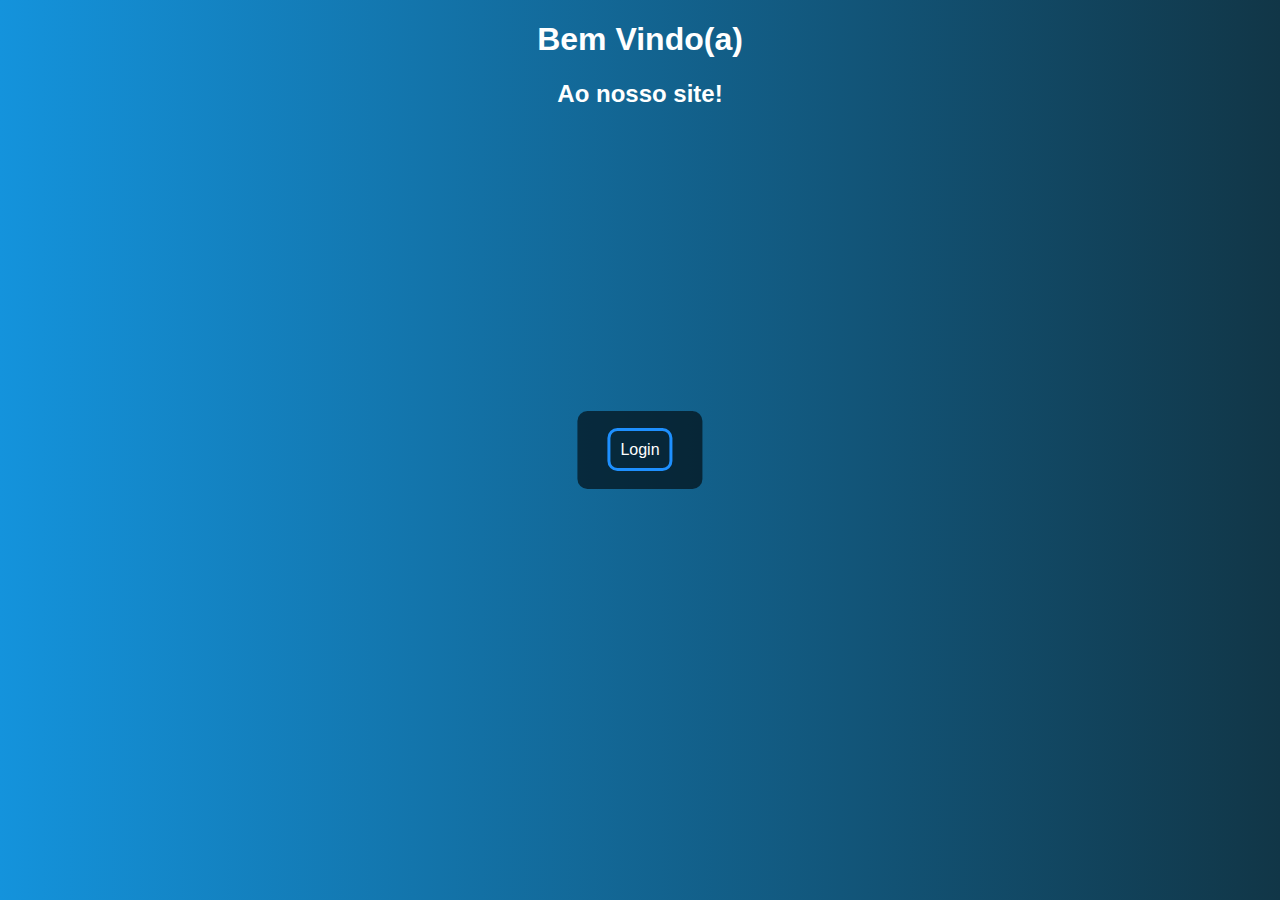
<file: index.html>
<!DOCTYPE html>
<html lang="pt-br">
<head>
    <meta charset="UTF-8">
    <meta http-equiv="X-UA-Compatible" content="IE=edge">
    <meta name="viewport" content="width=device-width, initial-scale=1.0">
    <title>Bem Vindo(a)</title>
    <style>
        body{
            font-family: Arial, Helvetica, sans-serif;
            background: linear-gradient(to right, rgb(20, 147, 220), rgb(17, 54, 71));
            text-align: center;
            color: white;
        }
        .box{
            position: absolute;
            top: 50%;
            left: 50%;
            transform: translate(-50%,-50%);
            background-color: rgba(0, 0, 0, 0.6);
            padding: 30px;
            border-radius: 10px;
        }
        a{
            text-decoration: none;
            color: white;
            border: 3px solid dodgerblue;
            border-radius: 10px;
            padding: 10px;
        }
        a:hover{
            background-color: dodgerblue;
        }
    </style>
</head>
<body>
    <h1>Bem Vindo(a)</h1>
    <h2>Ao nosso site!</h2>
    <div class="box">
        <a href="./login.php">Login</a>
    </div>
</body>
</html>
</file>
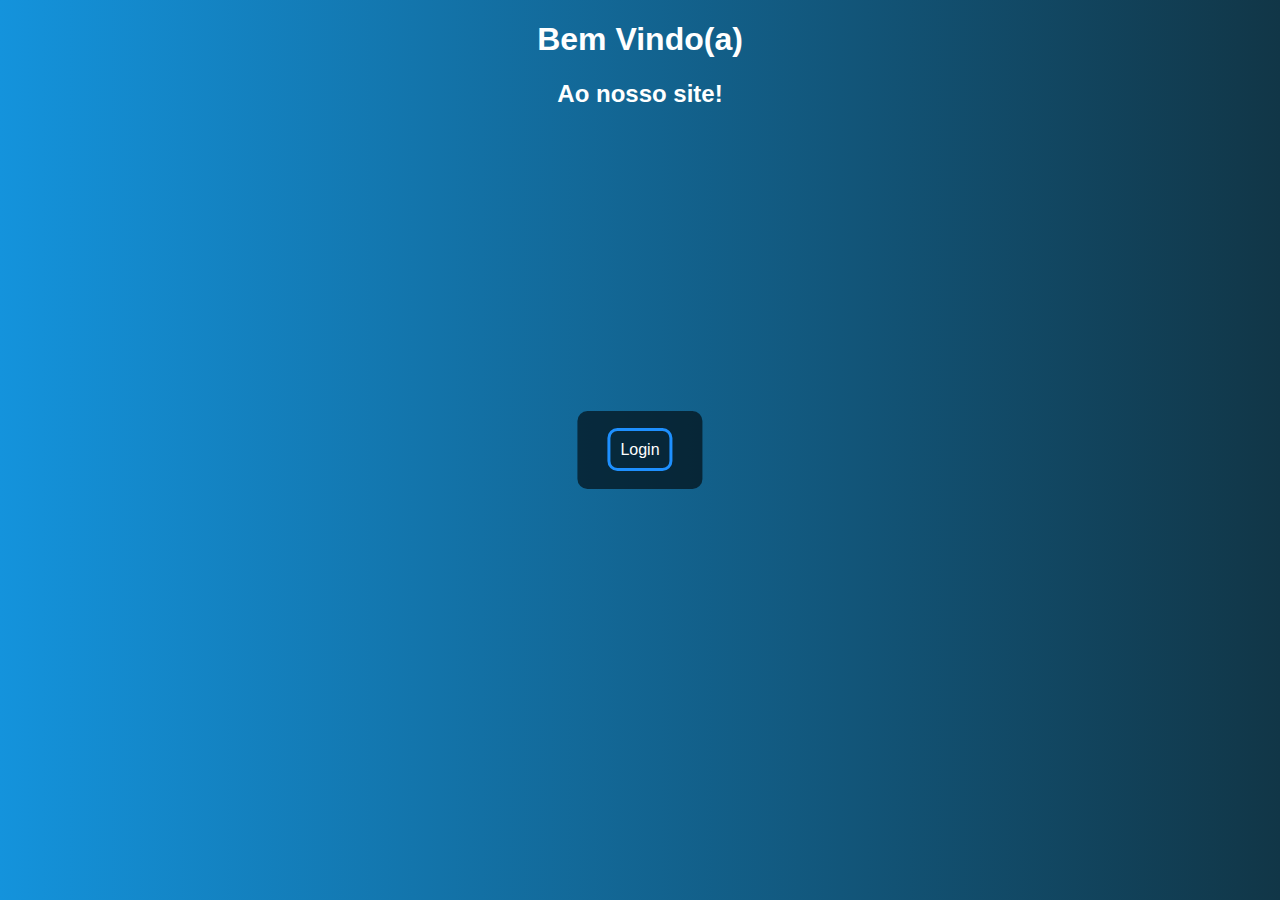
<file: site/index.html>
<!DOCTYPE html>
<html lang="pt-br">
<head>
    <meta charset="UTF-8">
    <meta http-equiv="X-UA-Compatible" content="IE=edge">
    <meta name="viewport" content="width=device-width, initial-scale=1.0">
    <title>Bem Vindo(a)</title>
    <style>
        body{
            font-family: Arial, Helvetica, sans-serif;
            background: linear-gradient(to right, rgb(20, 147, 220), rgb(17, 54, 71));
            text-align: center;
            color: white;
        }
        .box{
            position: absolute;
            top: 50%;
            left: 50%;
            transform: translate(-50%,-50%);
            background-color: rgba(0, 0, 0, 0.6);
            padding: 30px;
            border-radius: 10px;
        }
        a{
            text-decoration: none;
            color: white;
            border: 3px solid dodgerblue;
            border-radius: 10px;
            padding: 10px;
        }
        a:hover{
            background-color: dodgerblue;
        }
    </style>
</head>
<body>
    <h1>Bem Vindo(a)</h1>
    <h2>Ao nosso site!</h2>
    <div class="box">
        <a href="login.php">Login</a>
    </div>
</body>
</html>
</file>
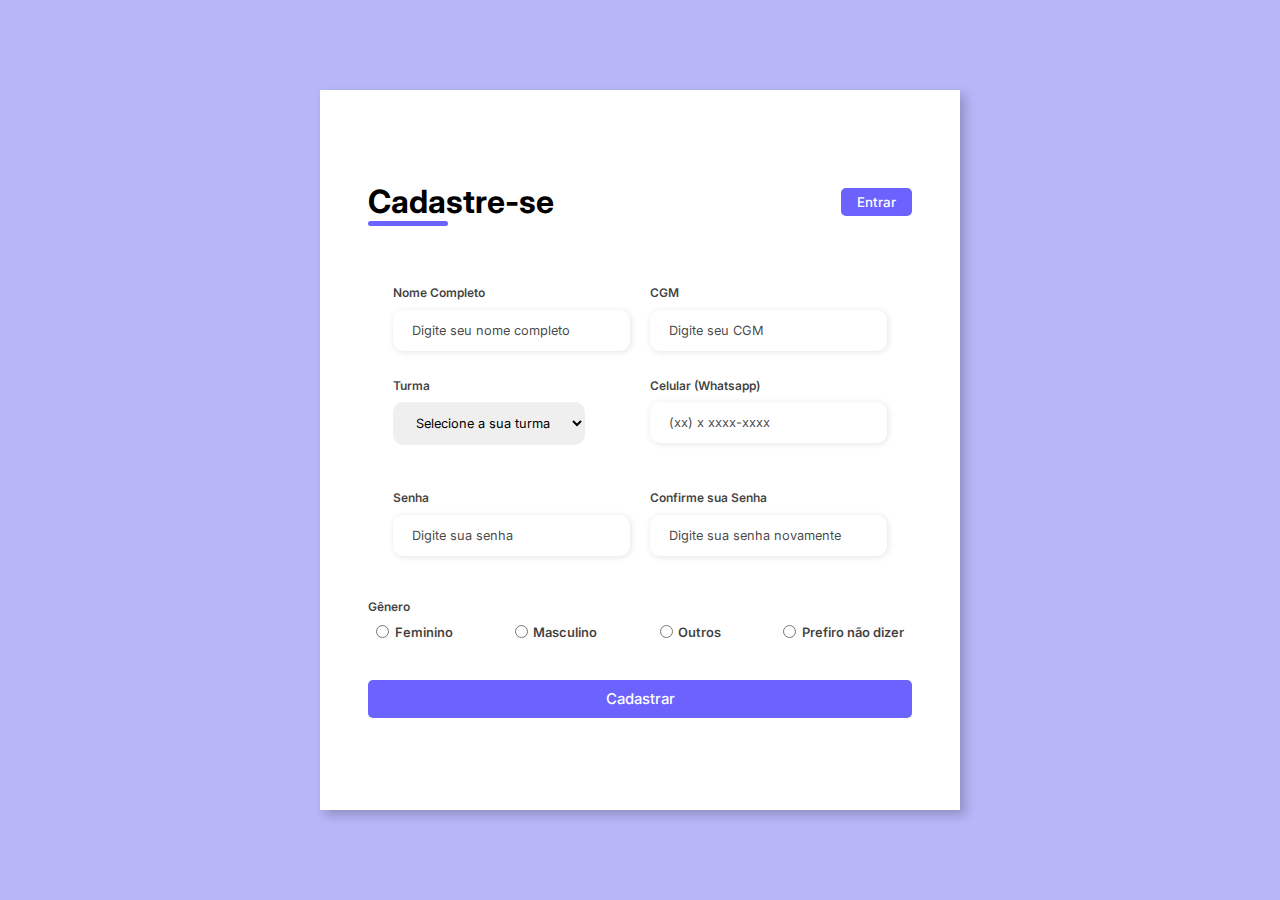
<file: register.html>
<!DOCTYPE html>
<html lang="pt-br">

<head>
    <meta charset="UTF-8">
    <meta http-equiv="X-UA-Compatible" content="IE=edge">
    <meta name="viewport" content="width=device-width, initial-scale=1.0">
    <link rel="stylesheet" href="assets/css/style.css">
    <link rel="apple-touch-icon" sizes="180x180" href="Favicon/apple-touch-icon.png">
    <link rel="icon" type="image/png" sizes="32x32" href="Favicon/favicon-32x32.png">
    <link rel="icon" type="image/png" sizes="16x16" href="Favicon/favicon-16x16.png">
    <link rel="manifest" href="Favicon/site.webmanifest">  
    <title>Formulário</title>
</head>

<body>
    <div class="container">
        <div class="form-image">
            <img src="assets/img/undraw_shopping_re_hdd9.svg" alt="">
        </div>
        <div class="form">
            <form action="#">
                <div class="form-header">
                    <div class="title">
                        <h1>Cadastre-se</h1>
                    </div>
                    <div class="login-button">
                        <button><a href="Login/index.html">Entrar</a></button>
                    </div>
                </div>

                <div class="input-group">
                    <div class="input-box">
                        <label for="name">Nome Completo</label>
                        <input id="name" type="text" name="name" placeholder="Digite seu nome completo" required>
                    </div>

                    <div class="input-box">
                        <label for="cgm">CGM</label>
                        <input id="cgm" type="text" name="cgm" placeholder="Digite seu CGM" required>
                    </div>
                    <div class="input-box">
                        <label for="class">Turma</label>
                    <div class="select">
                        <select name="Turma" id="turma"><option selected disabled>Selecione a sua turma</option>
                            <option value="6ano">6º</option>
                            <option value="7ano">7º</option>
                            <option value="8ano">8º</option>
                            <option value="9ano">9º</option>
                            <option value="9ano">1º</option>
                            <option value="9ano">2º</option>
                            <option value="9ano">3º</option>
                        </select>
                    </div>
                </div>

                    <div class="input-box">
                        <label for="number">Celular (Whatsapp)</label>
                        <input id="number" type="tel" name="number" placeholder="(xx) x xxxx-xxxx" required>
                    </div>

                    <div class="input-box">
                        <label for="password">Senha</label>
                        <input id="password" type="password" name="password" placeholder="Digite sua senha" required>
                    </div>


                    <div class="input-box">
                        <label for="confirmPassword">Confirme sua Senha</label>
                        <input id="confirmPassword" type="password" name="confirmPassword" placeholder="Digite sua senha novamente" required>
                    </div>

                </div>

                <div class="gender-inputs">
                    <div class="gender-title">
                        <h6>Gênero</h6>
                    </div>

                    <div class="gender-group">
                        <div class="gender-input">
                            <input id="female" type="radio" name="gender">
                            <label for="female">Feminino</label>
                        </div>

                        <div class="gender-input">
                            <input id="male" type="radio" name="gender">
                            <label for="male">Masculino</label>
                        </div>

                        <div class="gender-input">
                            <input id="others" type="radio" name="gender">
                            <label for="others">Outros</label>
                        </div>

                        <div class="gender-input">
                            <input id="none" type="radio" name="gender">
                            <label for="none">Prefiro não dizer</label>
                        </div>
                    </div>
                </div>
                
                <button class="continue-button"><a href="">Cadastrar</a></button>
                <span id="pagina"></span>
            </form>
        </div>
    </div>
    <script src="assets/js/main.js"></script>
</body>

</html>
</file>
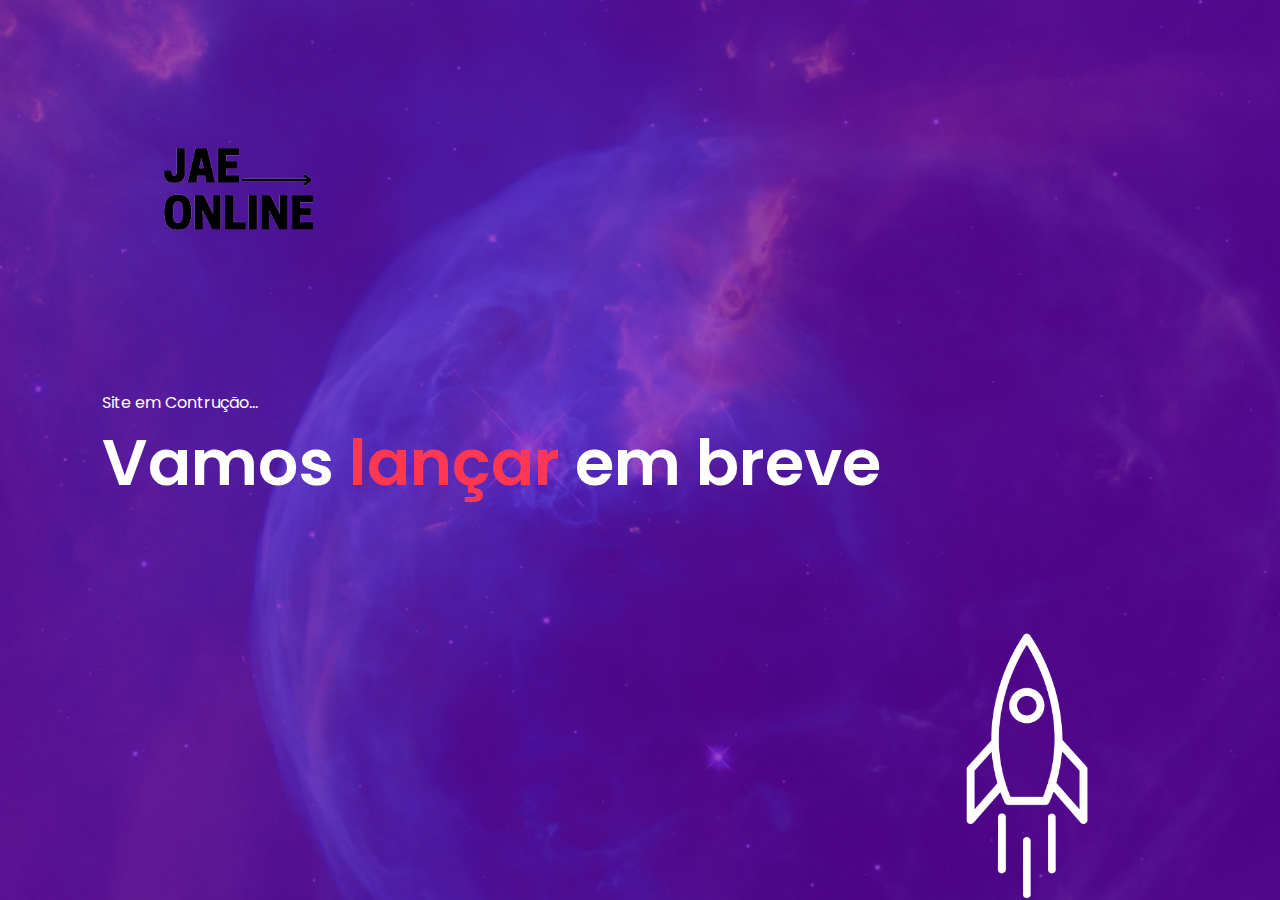
<file: embreve/embreve.html>
<!DOCTYPE html>
<html lang="pt-br">
<head>
    <meta charset="UTF-8">
    <meta http-equiv="X-UA-Compatible" content="IE=edge">
    <meta name="viewport" content="width=device-width, initial-scale=1.0">
    <link rel="apple-touch-icon" sizes="180x180" href="../favicon/apple-touch-icon.png">
    <link rel="icon" type="image/png" sizes="32x32" href="../favicon/favicon-32x32.png">
    <link rel="icon" type="image/png" sizes="16x16" href="../favicon/favicon-16x16.png">
    <link rel="manifest" href="../favicon/site.webmanifest">
    <link rel="stylesheet" href="../css/styleE.css">
    <title>Em Breve...</title>
</head>
<body>
    <div class="container">
        <img src="../img/logo.png"class="logo">

        <div class="content">
            <p>Site em Contrução...</p>
            <h1>Vamos <span>lançar</span> em breve</h1>

        </div>
        <img src="../img/rocket.png" class="rocket">
    </div>
</body>
</html>
</file>
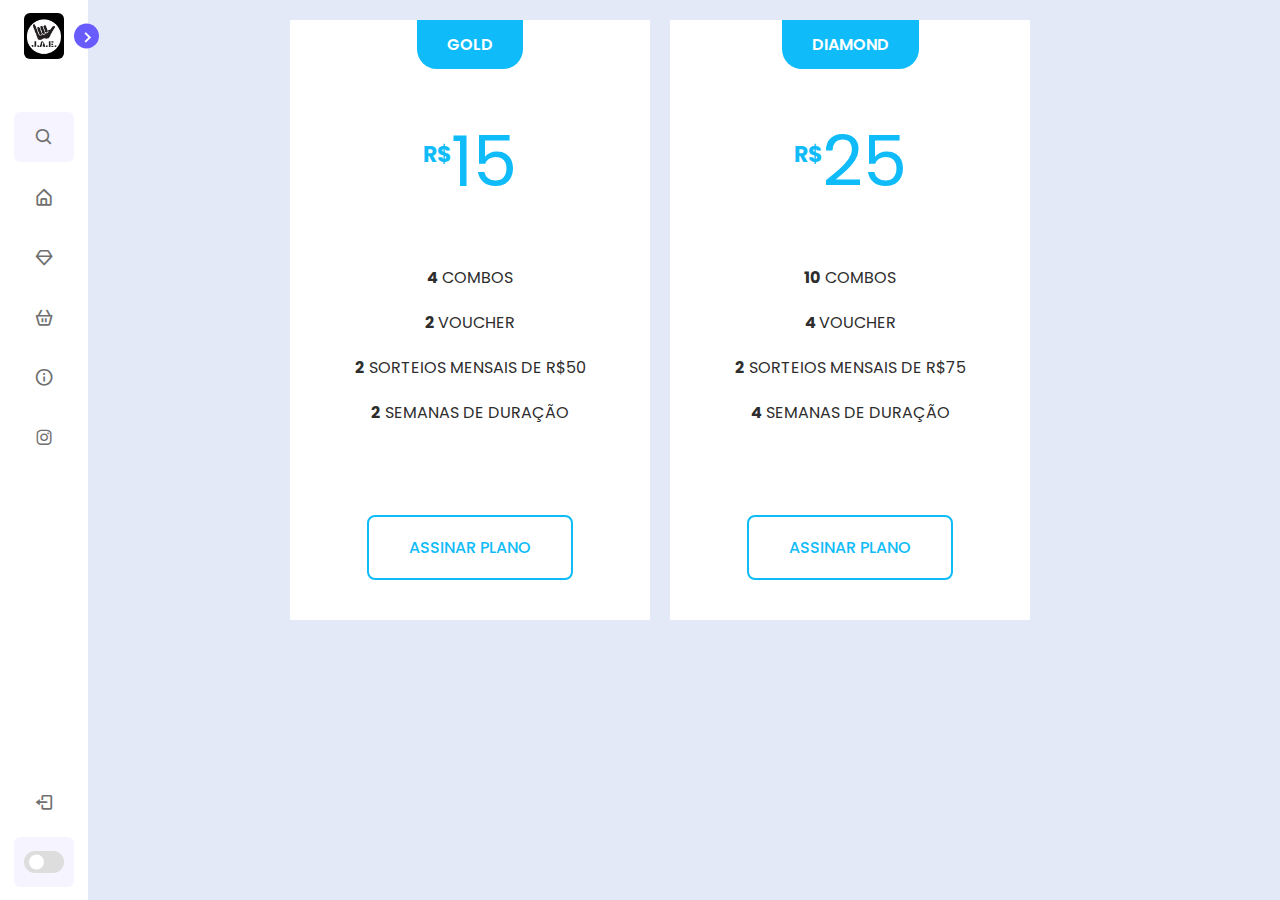
<file: planos/planos.html>
<!DOCTYPE html>
  <!-- Coding by CodingLab | www.codinglabweb.com -->
<html lang="pt-br">
<head>
    <meta charset="UTF-8">
    <meta http-equiv="X-UA-Compatible" content="IE=edge">
    <meta name="viewport" content="width=device-width, initial-scale= 1.0">
    <link rel="apple-touch-icon" sizes="180x180" href="../favicon/apple-touch-icon.png">
    <link rel="icon" type="image/png" sizes="32x32" href="../favicon/favicon-32x32.png">
    <link rel="icon" type="image/png" sizes="16x16" href="../favicon/favicon-16x16.png">
    <link rel="manifest" href="../favicon/site.webmanifest">  
    
    <!----======== CSS ======== -->
    <link rel="stylesheet" href="../css/styleP.css">
    
    <!----===== Boxicons CSS ===== -->
    <link href='https://unpkg.com/boxicons@2.1.1/css/boxicons.min.css' rel='stylesheet'>
    <title>Planos J.A.E</title>

</head>
<body>
    <nav class="sidebar close">
        <header>
            <div class="image-text">
                <span class="image">
                    <img src="../img/logoJae.jpeg" alt="Logo">
                </span>

                <div class="text logo-text">
                    <span class="name">J.A.E</span>
                    <span class="profession">Grêmio Estudantil</span>
                </div>
            </div>

            <i class='bx bx-chevron-right toggle'></i>
        </header>

        <div class="menu-bar">
            <div class="menu">

                <li class="search-box">
                    <i class='bx bx-search icon'></i>
                    <input type="text" placeholder="Search...">
                </li>

                <ul class="menu-links">
                    <li class="nav-link">
                        <a href="../sistema/sistema.php">
                            <i class='bx bx-home-alt icon' ></i>
                            <span class="text nav-text">Menu</span>
                        </a>
                    </li>

                    <li class="nav-link">
                        <a href="#">
                            <i class='bx bx-diamond icon' ></i>
                            <span class="text nav-text">Planos</span>
                        </a>
                    </li>

                    <li class="nav-link">
                        <a href="../resgate/resgatar.php">
                          <i class='bx bx-basket icon'></i>
                            <span class="text nav-text">Resgatar Combos</span>
                        </a>
                    </li>

                    <li class="nav-link">
                        <a href="../embreve/embreve.html">
                            <i class='bx bx-info-circle icon' ></i>
                            <span class="text nav-text">Sobre Nós</span>
                        </a>
                    </li>

                    <li class="nav-link">
                        <a href="https://www.instagram.com/jae.brb/">
                            <i class='bx bxl-instagram icon'></i>
                            <span class="text nav-text">Nosso Instagram</span>
                        </a>
                    </li>

                </ul>
            </div>

            <div class="bottom-content">
                <li class="">
                    <a href="../sair/sair.php">
                        <i class='bx bx-log-out icon' ></i>
                        <span class="text nav-text">Logout</span>
                    </a>
                </li>

                <li class="mode">
                    <div class="sun-moon">
                        <i class='bx bx-moon icon moon'></i>
                        <i class='bx bx-sun icon sun'></i>
                    </div>
                    <span class="mode-text text">Dark mode</span>

                    <div class="toggle-switch">
                        <span class="switch"></span>
                    </div>
                </li>
                
            </div>
        </div>

    </nav>



    <div class="pricing-table">
      <div class="pricing-card">
        <h3 class="pricing-card-header">gold</h3>
        <div class="price"><sup>R$</sup>15<span></span></div>
        <ul>
          <li><strong>4</strong> combos</li>
          <li><strong>2 </strong> voucher</li>
          <li><strong>2</strong> Sorteios mensais de R$50</li>
          <li><strong>2</strong> semanas de duração</li>
        </ul>
        <a href="#" class="order-btn">Assinar Plano</a>
      </div>
  
      <div class="pricing-card">
        <h3 class="pricing-card-header">diamond</h3>
        <div class="price"><sup>R$</sup>25<span></span></div>
        <ul>
          <li><strong>10</strong> combos</li>
          <li><strong>4 </strong> voucher</li>
          <li><strong> 2</strong> Sorteios mensais de R$75</li>
          <li><strong>4</strong> semanas de duração</li>
        </ul>
        <a href="#" class="order-btn">Assinar Plano</a>
      </div>
    </div>
    <script src="../js/main.js"></script>
</body>
</html>
</file>
<file: assets/css/style.css>
@import url('https://fonts.googleapis.com/css2?family=Inter:wght@200;300;400;500&family=Open+Sans:wght@300;400;500;600&display=swap');
* {
    padding: 0;
    margin: 0;
    box-sizing: border-box;
    font-family: 'Inter', sans-serif;
}

body {
    width: 100%;
    height: 100vh;
    display: flex;
    justify-content: center;
    align-items: center;
    background: #0c0ce94d;
}

.container {
    width: 80%;
    height: 80vh;
    display: flex;
    box-shadow: 5px 5px 10px rgba(0, 0, 0, 0.212);
}

.form-image {
    width: 50%;
    display: flex;
    justify-content: center;
    align-items: center;
    background-color: #fde3a7d7;
    padding: 1rem;
}

.form-image img {
    width: 31rem;
}

.form {
    width: 50%;
    display: flex;
    flex-direction: column;
    justify-content: center;
    align-items: center;
    background-color: #fff;
    padding: 3rem;
}

.form-header {
    margin-bottom: 3rem;
    display: flex;
    justify-content: space-between;
}

.login-button {
    display: flex;
    align-items: center;
}

.login-button button {
    border: none;
    background-color: #6c63ff;
    padding: 0.4rem 1rem;
    border-radius: 5px;
    cursor: pointer;
}

.login-button button:hover {
    background-color: #6b63fff1;
}

.login-button button a {
    text-decoration: none;
    font-weight: 500;
    color: #fff;
}

.form-header h1::after {
    content: '';
    display: block;
    width: 5rem;
    height: 0.3rem;
    background-color: #6c63ff;
    margin: 0 auto;
    position: absolute;
    border-radius: 10px;
}

.input-group {
    display: flex;
    flex-wrap: wrap;
    margin-left: 25px;
    margin-right: 25px ;
    justify-content: space-between;
    padding: 1rem 0;
}

.input-box {
    display: flex;
    flex-direction: column;
    margin-bottom: 1.1rem;
}

.input-box input {
    margin: 0.6rem 0;
    padding: 0.8rem 1.2rem;
    border: none;
    border-radius: 10px;
    box-shadow: 1px 1px 6px #0000001c;
    font-size: 0.8rem;
}

.input-box input:hover {
    background-color: #eeeeee75;
}

.input-box input:focus-visible {
    outline: 1px solid #6c63ff;
}

.input-box label,
.gender-title h6 {
    font-size: 0.75rem;
    font-weight: 600;
    color: #000000c0;
}

.input-box input::placeholder {
    color: #000000be;
}

.gender-group {
    display: flex;
    justify-content: space-between;
    margin-top: 0.62rem;
    padding: 0 .5rem;
}

.gender-input {
    display: flex;
    align-items: center;
}

.gender-input input {
    margin-right: 0.35rem;
}

.gender-input label {
    font-size: 0.81rem;
    font-weight: 600;
    color: #000000c0;
}

.continue-button{
    width: 100%;
    margin-top: 2.5rem;
    border: none;
    background-color: #6c63ff;
    padding: 0.62rem;
    border-radius: 5px;
    cursor: pointer;
}

.continue-button:hover {
    background-color: #6b63fff1;
}

.continue-button a{
    text-decoration: none;
    font-size: 0.93rem;
    font-weight: 500;
    color: #fff;
}

@media screen and (max-width: 1330px) {
    .form-image {
        display: none;
    }
    .container {
        width: 50%;
    }
    .form {
        width: 100%;
    }
}

@media screen and (max-width: 1064px) {
    .container {
        width: 90%;
        height: auto;
    }
    .input-group {
        flex-direction: column;
        z-index: 5;
        padding-right: 5rem;
        max-height: 10rem;
        overflow-y: scroll;
        flex-wrap: nowrap;
    }
    .gender-inputs {
        margin-top: 2rem;
    }
    .gender-group {
        flex-direction: column;
    }
    .gender-title h6 {
        margin: 0;
    }
    .gender-input {
        margin-top: 0.5rem;
    }
}
select{
    margin: 0.6rem 0;
    display: flex;
    flex-direction: column;
    padding: 0.8rem 1.2rem;
    border: none;
    border-radius: 10px;

    font-size: 0.8rem;
}
select::-ms-expand {
    display: none;
}
.select {

    height: 5em;
    line-height: 3;
    overflow: hidden;
    border-radius: .25em;
}
.select::after {
    background-color: #6c63ff;

}
</file>
<file: css/styleE.css>
@import url('https://fonts.googleapis.com/css2?family=Poppins:wght@300;400;500;600;700&display=swap');
*{
    margin: 0;
    padding: 0;
    font-family: 'poppins', sans-serif;
    box-sizing: border-box;
}
.container{
    width: 100vw;
    height: 100vh;
    background-image: url(../img/background.png);
    background-position: center;
    background-size: cover;
    padding: 0 8%;
}
.logo{
    width: 350px;
    padding: 20px 0;
    cursor: pointer;
}
.content{
    top: 50%;
    position: absolute;
    transform: translateY(-50%);
    color: #fff;
}
.content h1{
    font-size: 64px;
    font-weight: 600;
}
.container h1 span{
    color: #ff3753;
}
.container button{
    background: transparent;
    border: 2px solid #fff;
    outline: none;
    padding: 12px 25px;
    color: #fff;
    display: flex;
    align-items: center;
    margin-top: 30px;
    cursor: pointer;
}
.container button img{
    width: 15px;
    margin-left: 10px;
}
.rocket{
    width: 250px;
    position: absolute;
    right: 10%;
    bottom: 0;
    animation: rocket 4s linear infinite;
}

@keyframes rocket{
    0%{
        bottom: 0;
        opacity: 0;
    }
    100%{
        bottom: 105%;
        opacity: 1;
    }
}
</file>
<file: css/styleP.css>
/* Google Font Import - Poppins */
@import url('https://fonts.googleapis.com/css2?family=Poppins:wght@300;400;500;600;700&display=swap');
*{
    margin: 0;
    padding: 0;
    box-sizing: border-box;
    font-family: 'Poppins', sans-serif;
}

:root{
    /* ===== Colors ===== */
    --body-color: #E4E9F7;
    --sidebar-color: #FFF;
    --primary-color: #695CFE;
    --primary-color-light: #F6F5FF;
    --toggle-color: #DDD;
    --text-color: #707070;

    /* ====== Transition ====== */
    --tran-03: all 0.2s ease;
    --tran-03: all 0.3s ease;
    --tran-04: all 0.3s ease;
    --tran-05: all 0.3s ease;
}




body{
    min-height: 100vh;
    background-color: var(--body-color);
    transition: var(--tran-05);
}

::selection{
    background-color: var(--primary-color);
    color: #fff;
}

body.dark{
    --body-color: #18191a;
    --sidebar-color: #242526;
    --primary-color: #3a3b3c;
    --primary-color-light: #3a3b3c;
    --toggle-color: #fff;
    --text-color: #ccc;
}

/* ===== Sidebar ===== */
 .sidebar{
    position: fixed;
    top: 0;
    left: 0;
    height: 100%;
    width: 250px;
    padding: 10px 14px;
    background: var(--sidebar-color);
    transition: var(--tran-05);
    z-index: 100;  
}
.sidebar.close{
    width: 88px;
}

/* ===== Reusable code - Here ===== */
.sidebar li{
    height: 50px;
    list-style: none;
    display: flex;
    align-items: center;
    margin-top: 10px;
}

.sidebar header .image,
.sidebar .icon{
    min-width: 60px;
    border-radius: 6px;
}

.sidebar .icon{
    min-width: 60px;
    border-radius: 6px;
    height: 100%;
    display: flex;
    align-items: center;
    justify-content: center;
    font-size: 20px;
}

.sidebar .text,
.sidebar .icon{
    color: var(--text-color);
    transition: var(--tran-03);
}

.sidebar .text{
    font-size: 17px;
    font-weight: 500;
    white-space: nowrap;
    opacity: 1;
}
.sidebar.close .text{
    opacity: 0;
}
/* =========================== */

.sidebar header{
    position: relative;
}

.sidebar header .image-text{
    display: flex;
    align-items: center;
}
.sidebar header .logo-text{
    display: flex;
    flex-direction: column;
}
header .image-text .name {
    margin-top: 2px;
    font-size: 18px;
    font-weight: 600;
}

header .image-text .profession{
    font-size: 16px;
    margin-top: -2px;
    display: block;
}

.sidebar header .image{
    display: flex;
    align-items: center;
    justify-content: center;
}

.sidebar header .image img{
    width: 40px;
    border-radius: 6px;
}

.sidebar header .toggle{
    position: absolute;
    top: 50%;
    right: -25px;
    transform: translateY(-50%) rotate(180deg);
    height: 25px;
    width: 25px;
    background-color: var(--primary-color);
    color: var(--sidebar-color);
    border-radius: 50%;
    display: flex;
    align-items: center;
    justify-content: center;
    font-size: 22px;
    cursor: pointer;
    transition: var(--tran-05);
}

body.dark .sidebar header .toggle{
    color: var(--text-color);
}

.sidebar.close .toggle{
    transform: translateY(-50%) rotate(0deg);
}

.sidebar .menu{
    margin-top: 40px;
}

.sidebar li.search-box{
    border-radius: 6px;
    background-color: var(--primary-color-light);
    cursor: pointer;
    transition: var(--tran-05);
}

.sidebar li.search-box input{
    height: 100%;
    width: 100%;
    outline: none;
    border: none;
    background-color: var(--primary-color-light);
    color: var(--text-color);
    border-radius: 6px;
    font-size: 17px;
    font-weight: 500;
    transition: var(--tran-05);
}
.sidebar li a{
    list-style: none;
    height: 100%;
    background-color: transparent;
    display: flex;
    align-items: center;
    height: 100%;
    width: 100%;
    border-radius: 6px;
    text-decoration: none;
    transition: var(--tran-03);
}

.sidebar li a:hover{
    background-color: var(--primary-color);
}
.sidebar li a:hover .icon,
.sidebar li a:hover .text{
    color: var(--sidebar-color);
}
body.dark .sidebar li a:hover .icon,
body.dark .sidebar li a:hover .text{
    color: var(--text-color);
}

.sidebar .menu-bar{
    height: calc(100% - 55px);
    display: flex;
    flex-direction: column;
    justify-content: space-between;
    overflow-y: scroll;
}
.menu-bar::-webkit-scrollbar{
    display: none;
}
.sidebar .menu-bar .mode{
    border-radius: 6px;
    background-color: var(--primary-color-light);
    position: relative;
    transition: var(--tran-05);
}

.menu-bar .mode .sun-moon{
    height: 50px;
    width: 60px;
}

.mode .sun-moon i{
    position: absolute;
}
.mode .sun-moon i.sun{
    opacity: 0;
}
body.dark .mode .sun-moon i.sun{
    opacity: 1;
}
body.dark .mode .sun-moon i.moon{
    opacity: 0;
}

.menu-bar .bottom-content .toggle-switch{
    position: absolute;
    right: 0;
    height: 100%;
    min-width: 60px;
    display: flex;
    align-items: center;
    justify-content: center;
    border-radius: 6px;
    cursor: pointer;
}
.toggle-switch .switch{
    position: relative;
    height: 22px;
    width: 40px;
    border-radius: 25px;
    background-color: var(--toggle-color);
    transition: var(--tran-05);
}


.switch::before{
    content: '';
    position: absolute;
    height: 15px;
    width: 15px;
    border-radius: 50%;
    top: 50%;
    left: 5px;
    transform: translateY(-50%);
    background-color: var(--sidebar-color);
    transition: var(--tran-04);
}

body.dark .switch::before{
    left: 20px;
}
.pricing-table{
    display: flex;
    flex-wrap: wrap;
    justify-content: center;
    width: min(1600px, 100%);
    margin-left: 20px;
  }
  
  .pricing-card{
    flex: 1;
    max-width: 360px;
    background-color: #fff;
    margin: 20px 10px;
    text-align: center;
    cursor: pointer;
    overflow: hidden;
    color: #2d2d2d;
    transition: .3s linear;
  }
  body.dark .pricing-card{
    background-color: #000;
  }

  .pricing-card-header{
    background-color: #0fbcf9;
    display: inline-block;
    color: #fff;
    padding: 12px 30px;
    border-radius: 0 0 20px 20px;
    font-size: 16px;
    text-transform: uppercase;
    font-weight: 600;
    transition: .4s linear;
  }

  
  .pricing-card:hover .pricing-card-header{
    box-shadow: 0 0 0 26em #0fbcf9;
  }
  
  .price{
    font-size: 70px;
    color: #0fbcf9;
    margin: 40px 0;
    transition: .2s linear;
  }
  
  .price sup, .price span{
    font-size: 22px;
    font-weight: 700;
  }
  
  .pricing-card:hover ,.pricing-card:hover .price{
    color: #fff;
  }
  
  .pricing-card li{
    font-size: 16px;
    padding: 10px 0;
    text-transform: uppercase;
  }
  
    .order-btn{
    display: inline-block;
    margin-bottom: 40px;
    margin-top: 80px;
    border: 2px solid #0fbcf9;
    color: #0fbcf9;
    padding: 18px 40px;
    border-radius: 8px;
    text-transform: uppercase;
    font-weight: 500;
    transition: .3s linear;
    text-decoration: none;
  }
  .order-btn:hover{
    background-color: #0fbcf9;
    color: #fff;
  }
  
  @media screen and (max-width:1100px){
    .pricing-card{
      flex: 50%;
    }
  }
</file>
